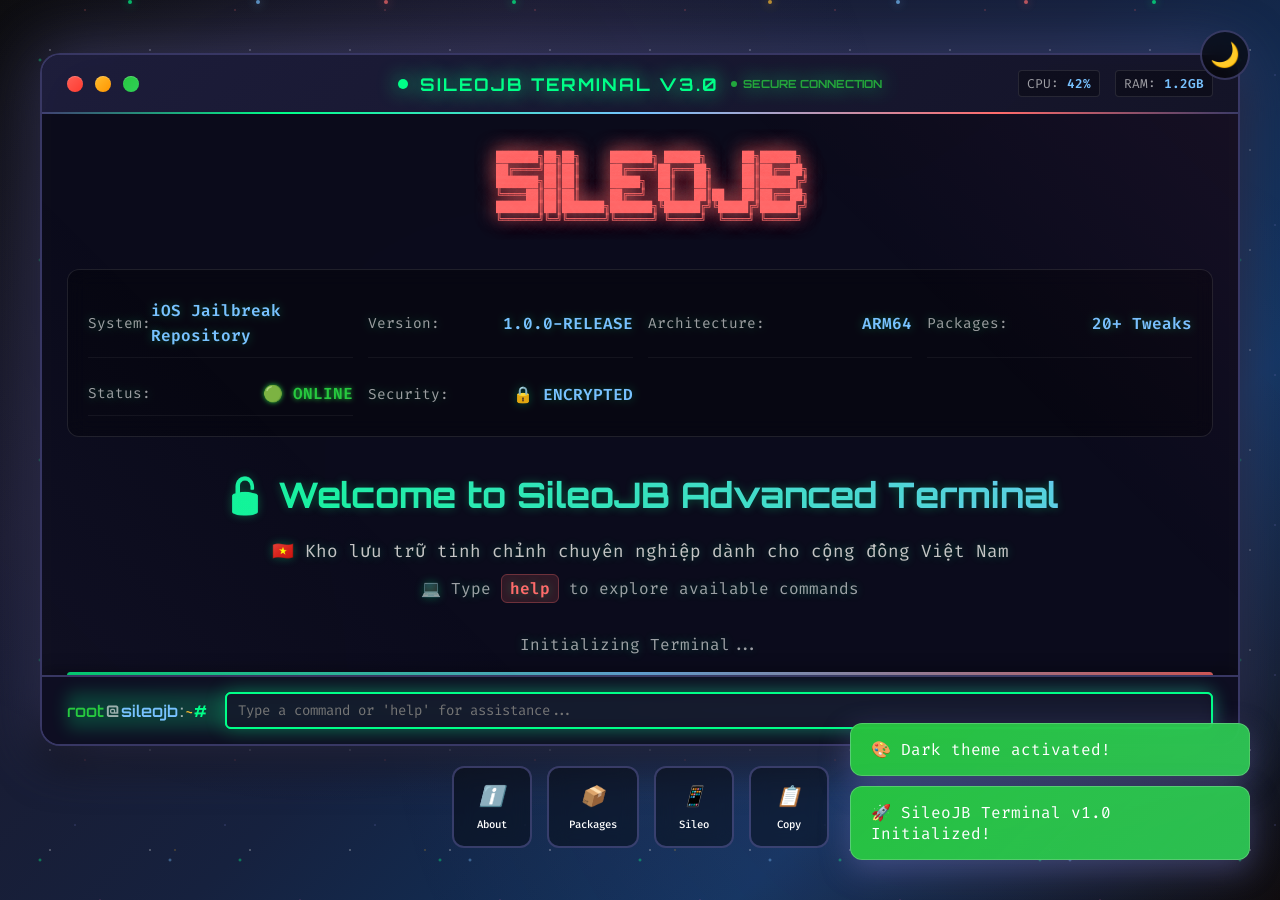
<file: index.html>
<!DOCTYPE html>
<html lang="vi">
<head>
    <meta charset="UTF-8">
    <meta name="viewport" content="width=device-width, initial-scale=1.0, maximum-scale=5.0, user-scalable=yes">
    <title>SileoJB - Advanced iOS Repository Terminal</title>
    <link rel="stylesheet" href="style.css">
    <link href="https://fonts.googleapis.com/css2?family=Fira+Code:wght@300;400;500;600;700&family=Orbitron:wght@400;700;900&family=JetBrains+Mono:wght@400;500;600&display=swap" rel="stylesheet">
    <link rel="icon" href="CydiaIcon.png" type="image/png">
    <meta name="description" content="SileoJB - Kho lưu trữ tinh chỉnh iOS chuyên nghiệp dành cho cộng đồng Việt Nam">
    <meta name="keywords" content="iOS, jailbreak, tweaks, sileo, cydia, repository, vietnam">
    <meta name="theme-color" content="#00ff88">
    
    <!-- PWA Support -->
    <meta name="mobile-web-app-capable" content="yes">
    <meta name="apple-mobile-web-app-status-bar-style" content="black-translucent">
    <meta name="apple-mobile-web-app-title" content="SileoJB">
</head>
<body>
    <!-- Background Effects -->
    <div class="bg-effects">
        <div class="stars"></div>
        <div class="twinkling"></div>
        <div class="clouds"></div>
    </div>

    <!-- Floating Particles -->
    <div class="particles">
        <div class="particle"></div>
        <div class="particle"></div>
        <div class="particle"></div>
        <div class="particle"></div>
        <div class="particle"></div>
        <div class="particle"></div>
        <div class="particle"></div>
        <div class="particle"></div>
    </div>

    <!-- Main Terminal Container -->
    <div class="terminal-container">
        <!-- Terminal Window -->
        <div class="terminal-wrapper">
            <!-- Terminal Header -->
            <div class="terminal-header">
                <div class="terminal-controls">
                    <div class="control-buttons">
                        <span class="control-btn close" title="Close" onclick="animateClose()"></span>
                        <span class="control-btn minimize" title="Minimize" onclick="animateMinimize()"></span>
                        <span class="control-btn maximize" title="Maximize" onclick="animateMaximize()"></span>
                    </div>
                    <div class="terminal-title">
                        <div class="title-content">
                            <span class="status-led"></span>
                            <span class="title-text">SileoJB Terminal v3.0</span>
                            <span class="connection-badge">
                                <span class="badge-dot"></span>
                                SECURE CONNECTION
                            </span>
                        </div>
                    </div>
                    <div class="terminal-info">
                        <span class="cpu-usage">CPU: <span id="cpu">42%</span></span>
                        <span class="memory-usage">RAM: <span id="ram">1.2GB</span></span>
                    </div>
                </div>
                <div class="scan-line"></div>
            </div>

            <!-- Terminal Body -->
            <div class="terminal-body">
                <div class="terminal-output" id="terminalOutput" role="log" aria-live="polite" aria-label="Terminal output">
                    <!-- Boot Sequence -->
                    <div class="boot-sequence">
                        <div class="boot-logo">
                            <div class="ascii-art">
    ███████╗██╗██╗     ███████╗ ██████╗      ██╗██████╗ 
    ██╔════╝██║██║     ██╔════╝██╔═══██╗     ██║██╔══██╗
    ███████╗██║██║     █████╗  ██║   ██║     ██║██████╔╝
    ╚════██║██║██║     ██╔══╝  ██║   ██║██   ██║██╔══██╗
    ███████║██║███████╗███████╗╚██████╔╝╚█████╔╝██████╔╝
    ╚══════╝╚═╝╚══════╝╚══════╝ ╚═════╝  ╚════╝ ╚═════╝ 
                            </div>
                        </div>
                        
                        <div class="system-info">
                            <div class="info-grid">
                                <div class="info-item">
                                    <span class="info-label">System:</span>
                                    <span class="info-value">iOS Jailbreak Repository</span>
                                </div>
                                <div class="info-item">
                                    <span class="info-label">Version:</span>
                                    <span class="info-value">1.0.0-RELEASE</span>
                                </div>
                                <div class="info-item">
                                    <span class="info-label">Architecture:</span>
                                    <span class="info-value">ARM64</span>
                                </div>
                                <div class="info-item">
                                    <span class="info-label">Packages:</span>
                                    <span class="info-value">20+ Tweaks</span>
                                </div>
                                <div class="info-item">
                                    <span class="info-label">Status:</span>
                                    <span class="info-value status-online">🟢 ONLINE</span>
                                </div>
                                <div class="info-item">
                                    <span class="info-label">Security:</span>
                                    <span class="info-value">🔒 ENCRYPTED</span>
                                </div>
                            </div>
                        </div>

                        <div class="welcome-message">
                            <h1 class="welcome-title">🔓 Welcome to SileoJB Advanced Terminal</h1>
                            <p class="welcome-subtitle">🇻🇳 Kho lưu trữ tinh chỉnh chuyên nghiệp dành cho cộng đồng Việt Nam</p>
                            <p class="welcome-instruction">💻 Type <span class="command-highlight">help</span> to explore available commands</p>
                        </div>

                        <!-- Loading Progress -->
                        <div class="loading-container">
                            <div class="loading-text">Initializing Terminal...</div>
                            <div class="progress-bar">
                                <div class="progress-fill"></div>
                            </div>
                            <div class="loading-percentage">100%</div>
                        </div>
                    </div>
                </div>

                <!-- Terminal Input - Fixed Section -->
                <div class="terminal-input-section">
                    <div class="input-line">
                        <span class="prompt" aria-hidden="true">
                            <span style="color: var(--success-color);">root</span><span style="color: var(--text-muted);">@</span><span style="color: var(--accent-color);">sileojb</span><span style="color: var(--text-muted);">:</span><span style="color: var(--warning-color);">~</span><span style="color: var(--primary-color);"># </span>
                        </span>
                        <input 
                            type="text" 
                            id="commandInput" 
                            class="terminal-input" 
                            placeholder="Type a command or 'help' for assistance..." 
                            autofocus 
                            autocomplete="off"
                            spellcheck="false"
                            aria-label="Command input"
                            role="textbox"
                        >
                        <div class="input-glow"></div>
                    </div>
                </div>
            </div>
        </div>

        <!-- Quick Actions Panel -->
        <div class="quick-actions">
            <div class="action-group">
                <button class="action-btn" onclick="executeCommand('about')" title="About Repository">
                    <i class="icon">ℹ️</i>
                    <span>About</span>
                </button>
                <button class="action-btn" onclick="executeCommand('packages')" title="View Packages">
                    <i class="icon">📦</i>
                    <span>Packages</span>
                </button>
                <button class="action-btn" onclick="executeCommand('addsileo')" title="Add to Sileo">
                    <i class="icon">📱</i>
                    <span>Sileo</span>
                </button>
                <button class="action-btn" onclick="executeCommand('copy')" title="Copy URL">
                    <i class="icon">📋</i>
                    <span>Copy</span>
                </button>
            </div>
        </div>
    </div>

    <!-- Notification Container -->
    <div id="notificationContainer" class="notification-container"></div>

    <!-- Theme Toggle -->
    <div class="theme-toggle" onclick="toggleTheme()" title="Toggle Theme">
        <div class="theme-icon">🌓</div>
    </div>

    <!-- Audio Elements (Optional) -->
    <audio id="keySound" preload="none" style="display: none;">
        <source src="sounds/key.mp3" type="audio/mpeg">
        <source src="sounds/key.ogg" type="audio/ogg">
    </audio>
    <audio id="notificationSound" preload="none" style="display: none;">
        <source src="sounds/notification.mp3" type="audio/mpeg">
        <source src="sounds/notification.ogg" type="audio/ogg">
    </audio>

    <script src="script.js"></script>
</body>
</html>
</file>
<file: style.css>
/* ====== CSS RESET & BASE STYLES ====== */
* {
  margin: 0;
  padding: 0;
  box-sizing: border-box;
}

:root {
  /* Color Palette */
  --primary-color: #00ff88;
  --secondary-color: #ff6b6b;
  --accent-color: #78c2ff;
  --warning-color: #ffbd2e;
  --success-color: #27c93f;
  --error-color: #ff5f56;
  
  /* Background Colors */
  --bg-primary: #0a0a0a;
  --bg-secondary: #1a1a2e;
  --bg-tertiary: #16213e;
  --bg-quaternary: #0f3460;
  
  /* Terminal Colors */
  --terminal-bg: rgba(15, 15, 35, 0.95);
  --terminal-border: rgba(120, 119, 198, 0.4);
  --terminal-header: rgba(30, 30, 60, 0.95);
  --terminal-input: rgba(20, 20, 40, 0.95);
  
  /* Text Colors */
  --text-primary: #ffffff;
  --text-secondary: #c5c5c5;
  --text-muted: rgba(255, 255, 255, 0.6);
  
  /* Effects */
  --glow-primary: 0 0 20px var(--primary-color);
  --glow-secondary: 0 0 20px var(--secondary-color);
  --glow-accent: 0 0 20px var(--accent-color);
  
  /* Fonts */
  --font-mono: 'Fira Code', 'JetBrains Mono', 'Courier New', monospace;
  --font-display: 'Orbitron', 'Arial Black', sans-serif;
}

/* ====== BODY & LAYOUT ====== */
body {
  font-family: var(--font-mono);
  background: linear-gradient(135deg, var(--bg-primary) 0%, var(--bg-secondary) 25%, var(--bg-tertiary) 50%, var(--bg-quaternary) 75%, var(--bg-primary) 100%);
  color: var(--text-primary);
  min-height: 100vh;
  overflow: hidden;
  position: relative;
  display: flex;
  align-items: center;
  justify-content: center;
  padding: 20px;
}

/* ====== BACKGROUND EFFECTS ====== */
.bg-effects {
  position: fixed;
  top: 0;
  left: 0;
  width: 100%;
  height: 100%;
  pointer-events: none;
  z-index: 0;
}

.stars {
  position: absolute;
  top: 0;
  left: 0;
  width: 100%;
  height: 100%;
  background: 
    radial-gradient(2px 2px at 20% 30%, var(--primary-color), transparent),
    radial-gradient(2px 2px at 40% 70%, var(--accent-color), transparent),
    radial-gradient(1px 1px at 90% 40%, var(--secondary-color), transparent),
    radial-gradient(1px 1px at 10% 80%, var(--warning-color), transparent);
  background-size: 200px 200px, 300px 300px, 150px 150px, 250px 250px;
  background-position: 0 0, 50px 50px, 100px 100px, 150px 150px;
  animation: twinkle 20s linear infinite;
  opacity: 0.6;
}

.twinkling {
  position: absolute;
  top: 0;
  left: 0;
  width: 200%;
  height: 100%;
  background: 
    radial-gradient(circle, rgba(255, 255, 255, 0.8) 1px, transparent 1px),
    radial-gradient(circle, rgba(120, 119, 198, 0.6) 1px, transparent 1px),
    radial-gradient(circle, rgba(255, 119, 198, 0.4) 1px, transparent 1px);
  background-size: 100px 100px, 150px 150px, 200px 200px;
  animation: scroll 50s linear infinite;
  opacity: 0.3;
}

.clouds {
  position: absolute;
  top: 0;
  left: 0;
  width: 100%;
  height: 100%;
  background: 
    radial-gradient(circle at 25% 25%, rgba(120, 119, 198, 0.1) 0%, transparent 50%),
    radial-gradient(circle at 75% 75%, rgba(255, 119, 198, 0.08) 0%, transparent 50%),
    radial-gradient(circle at 50% 50%, rgba(120, 219, 255, 0.06) 0%, transparent 50%);
  animation: drift 60s ease-in-out infinite alternate;
}

/* ====== FLOATING PARTICLES ====== */
.particles {
  position: fixed;
  top: 0;
  left: 0;
  width: 100%;
  height: 100%;
  pointer-events: none;
  z-index: 1;
}

.particle {
  position: absolute;
  width: 4px;
  height: 4px;
  background: var(--primary-color);
  border-radius: 50%;
  opacity: 0.7;
  animation: float 15s linear infinite;
  box-shadow: 0 0 10px var(--primary-color);
}

.particle:nth-child(1) { left: 10%; animation-delay: 0s; animation-duration: 20s; }
.particle:nth-child(2) { left: 20%; animation-delay: 2s; animation-duration: 18s; background: var(--accent-color); box-shadow: 0 0 10px var(--accent-color); }
.particle:nth-child(3) { left: 30%; animation-delay: 4s; animation-duration: 22s; background: var(--secondary-color); box-shadow: 0 0 10px var(--secondary-color); }
.particle:nth-child(4) { left: 40%; animation-delay: 6s; animation-duration: 19s; }
.particle:nth-child(5) { left: 60%; animation-delay: 8s; animation-duration: 21s; background: var(--warning-color); box-shadow: 0 0 10px var(--warning-color); }
.particle:nth-child(6) { left: 70%; animation-delay: 10s; animation-duration: 17s; background: var(--accent-color); box-shadow: 0 0 10px var(--accent-color); }
.particle:nth-child(7) { left: 80%; animation-delay: 12s; animation-duration: 23s; background: var(--secondary-color); box-shadow: 0 0 10px var(--secondary-color); }
.particle:nth-child(8) { left: 90%; animation-delay: 14s; animation-duration: 20s; }

/* ====== TERMINAL CONTAINER ====== */
.terminal-container {
  position: relative;
  width: 100%;
  max-width: 1200px;
  z-index: 10;
}

/* ====== TERMINAL WRAPPER ====== */
.terminal-wrapper {
  background: var(--terminal-bg);
  border-radius: 20px;
  box-shadow: 
    0 0 60px rgba(120, 119, 198, 0.4),
    inset 0 0 60px rgba(255, 255, 255, 0.05),
    0 20px 40px rgba(0, 0, 0, 0.8);
  backdrop-filter: blur(20px);
  border: 2px solid var(--terminal-border);
  overflow: hidden;
  position: relative;
  transition: all 0.5s cubic-bezier(0.4, 0, 0.2, 1);
  animation: terminalEntrance 1.5s cubic-bezier(0.4, 0, 0.2, 1);
}

.terminal-wrapper::before {
  content: '';
  position: absolute;
  top: 0;
  left: 0;
  right: 0;
  bottom: 0;
  background: linear-gradient(45deg, 
    rgba(120, 119, 198, 0.05) 0%, 
    transparent 30%, 
    transparent 70%, 
    rgba(255, 119, 198, 0.05) 100%);
  pointer-events: none;
  z-index: 1;
}

.terminal-wrapper:hover {
  box-shadow: 
    0 0 80px rgba(120, 119, 198, 0.6),
    inset 0 0 60px rgba(255, 255, 255, 0.08),
    0 25px 50px rgba(0, 0, 0, 0.9);
  border-color: rgba(120, 119, 198, 0.6);
  transform: translateY(-2px);
}

/* ====== TERMINAL HEADER ====== */
.terminal-header {
  background: linear-gradient(135deg, var(--terminal-header) 0%, rgba(20, 20, 40, 0.98) 100%);
  padding: 15px 25px;
  position: relative;
  z-index: 2;
  border-bottom: 2px solid var(--terminal-border);
}

.terminal-controls {
  display: flex;
  align-items: center;
  justify-content: space-between;
  position: relative;
}

.control-buttons {
  display: flex;
  gap: 12px;
  z-index: 3;
}

.control-btn {
  width: 16px;
  height: 16px;
  border-radius: 50%;
  cursor: pointer;
  position: relative;
  transition: all 0.3s cubic-bezier(0.4, 0, 0.2, 1);
  box-shadow: inset 0 1px 0 rgba(255, 255, 255, 0.2);
}

.control-btn::before {
  content: '';
  position: absolute;
  top: 50%;
  left: 50%;
  transform: translate(-50%, -50%);
  width: 8px;
  height: 8px;
  border-radius: 50%;
  opacity: 0;
  transition: opacity 0.3s ease;
  background: rgba(255, 255, 255, 0.8);
}

.control-btn:hover {
  transform: scale(1.2);
  box-shadow: 
    inset 0 1px 0 rgba(255, 255, 255, 0.4),
    0 0 15px currentColor;
}

.control-btn:hover::before {
  opacity: 1;
}

.control-btn:active {
  transform: scale(0.95);
}

.close {
  background: linear-gradient(135deg, #ff5f56, #ff3b30);
}

.minimize {
  background: linear-gradient(135deg, #ffbd2e, #ff9500);
}

.maximize {
  background: linear-gradient(135deg, #27c93f, #30d158);
}

/* ====== TERMINAL TITLE ====== */
.terminal-title {
  position: absolute;
  left: 50%;
  top: 50%;
  transform: translate(-50%, -50%);
  z-index: 2;
}

.title-content {
  display: flex;
  align-items: center;
  gap: 12px;
  font-family: var(--font-display);
  font-weight: 700;
  color: var(--primary-color);
  text-shadow: var(--glow-primary);
  animation: titleGlow 3s ease-in-out infinite alternate;
}

.status-led {
  width: 10px;
  height: 10px;
  background: var(--primary-color);
  border-radius: 50%;
  animation: pulse 2s ease-in-out infinite;
  box-shadow: var(--glow-primary);
}

.title-text {
  font-size: 1.1em;
  letter-spacing: 2px;
  text-transform: uppercase;
}

.connection-badge {
  display: flex;
  align-items: center;
  gap: 6px;
  font-size: 0.7em;
  color: var(--success-color);
  opacity: 0.8;
}

.badge-dot {
  width: 6px;
  height: 6px;
  background: var(--success-color);
  border-radius: 50%;
  animation: pulse 1.5s ease-in-out infinite;
}

/* ====== TERMINAL INFO ====== */
.terminal-info {
  display: flex;
  gap: 15px;
  font-size: 0.8em;
  color: var(--text-muted);
  z-index: 3;
}

.cpu-usage, .memory-usage {
  padding: 4px 8px;
  background: rgba(0, 0, 0, 0.3);
  border-radius: 4px;
  border: 1px solid rgba(255, 255, 255, 0.1);
}

#cpu, #ram {
  color: var(--accent-color);
  font-weight: 600;
}

/* ====== SCAN LINE EFFECT ====== */
.scan-line {
  position: absolute;
  bottom: -2px;
  left: 0;
  width: 100%;
  height: 2px;
  background: linear-gradient(90deg, 
    transparent 0%, 
    var(--primary-color) 20%, 
    var(--accent-color) 50%, 
    var(--secondary-color) 80%, 
    transparent 100%);
  animation: scan 3s linear infinite;
}

/* ====== TERMINAL BODY ====== */
.terminal-body {
  position: relative;
  height: 70vh;
  display: flex;
  flex-direction: column;
  background: rgba(10, 10, 25, 0.8);
}

/* ====== TERMINAL OUTPUT ====== */
.terminal-output {
  flex: 1;
  padding: 25px;
  overflow-y: auto;
  overflow-x: hidden;
  color: var(--primary-color);
  text-shadow: 0 0 10px rgba(0, 255, 136, 0.3);
  line-height: 1.6;
  scroll-behavior: smooth;
}

/* ====== TERMINAL INPUT SECTION - FIXED ====== */
.terminal-input-section {
  position: sticky;
  bottom: 0;
  left: 0;
  right: 0;
  background: rgba(15, 15, 35, 0.98);
  border-top: 2px solid var(--terminal-border);
  padding: 15px 25px;
  z-index: 100;
  backdrop-filter: blur(10px);
  box-shadow: 0 -5px 15px rgba(0, 0, 0, 0.3);
  min-height: 60px;
}

.input-line {
  display: flex;
  align-items: center;
  position: relative;
}

.prompt {
  font-family: var(--font-mono);
  font-weight: 600;
  margin-right: 8px;
  white-space: nowrap;
  user-select: none;
}

.terminal-input {
  flex: 1;
  background: transparent;
  border: none;
  color: var(--text-primary);
  font-family: var(--font-mono);
  font-size: 14px;
  outline: none;
  padding: 8px 12px;
  border-radius: 6px;
  background: rgba(20, 20, 40, 0.6);
  border: 1px solid rgba(120, 119, 198, 0.3);
  transition: all 0.3s cubic-bezier(0.4, 0, 0.2, 1);
}

.terminal-input:focus {
  border-color: var(--primary-color);
  box-shadow: 0 0 20px rgba(0, 255, 136, 0.3);
  background: rgba(20, 20, 40, 0.8);
}

.input-glow {
  position: absolute;
  top: 0;
  left: 0;
  right: 0;
  bottom: 0;
  border-radius: 6px;
  background: linear-gradient(45deg, var(--primary-color), var(--accent-color));
  opacity: 0;
  z-index: -1;
  transition: opacity 0.3s ease;
  filter: blur(8px);
}

.terminal-input:focus + .input-glow {
  opacity: 0.2;
}

/* ====== CUSTOM SCROLLBAR ====== */
.terminal-body::-webkit-scrollbar {
  width: 10px;
}

.terminal-body::-webkit-scrollbar-track {
  background: rgba(255, 255, 255, 0.05);
  border-radius: 5px;
}

.terminal-body::-webkit-scrollbar-thumb {
  background: linear-gradient(180deg, var(--primary-color) 0%, var(--accent-color) 100%);
  border-radius: 5px;
  transition: background 0.3s ease;
}

.terminal-body::-webkit-scrollbar-thumb:hover {
  background: linear-gradient(180deg, var(--accent-color) 0%, var(--primary-color) 100%);
}

/* ====== TERMINAL OUTPUT ====== */
.terminal-output {
  color: var(--primary-color);
  text-shadow: 0 0 10px rgba(0, 255, 136, 0.3);
  line-height: 1.6;
}

/* ====== BOOT SEQUENCE ====== */
.boot-sequence {
  animation: fadeInUp 2s ease-out;
}

.boot-logo {
  text-align: center;
  margin-bottom: 30px;
}

.ascii-art {
  font-family: var(--font-mono);
  font-size: 0.65em;
  color: var(--secondary-color);
  text-shadow: var(--glow-secondary);
  animation: logoGlow 4s ease-in-out infinite alternate;
  white-space: pre;
  line-height: 1.2;
}

/* ====== SYSTEM INFO ====== */
.system-info {
  margin: 30px 0;
  padding: 20px;
  background: rgba(0, 0, 0, 0.3);
  border-radius: 12px;
  border: 1px solid rgba(255, 255, 255, 0.1);
  backdrop-filter: blur(10px);
}

.info-grid {
  display: grid;
  grid-template-columns: repeat(auto-fit, minmax(250px, 1fr));
  gap: 15px;
}

.info-item {
  display: flex;
  justify-content: space-between;
  align-items: center;
  padding: 8px 0;
  border-bottom: 1px solid rgba(255, 255, 255, 0.05);
}

.info-item:last-child {
  border-bottom: none;
}

.info-label {
  color: var(--text-muted);
  font-size: 0.9em;
}

.info-value {
  color: var(--accent-color);
  font-weight: 600;
}

.status-online {
  color: var(--success-color) !important;
  text-shadow: 0 0 5px var(--success-color);
}

/* ====== WELCOME MESSAGE ====== */
.welcome-message {
  text-align: center;
  margin: 30px 0;
}

.welcome-title {
  font-family: var(--font-display);
  font-size: 2.2em;
  margin-bottom: 15px;
  background: linear-gradient(45deg, var(--primary-color), var(--accent-color), var(--secondary-color));
  background-size: 200% 200%;
  -webkit-background-clip: text;
  -webkit-text-fill-color: transparent;
  background-clip: text;
  animation: gradientShift 4s ease-in-out infinite;
}

.welcome-subtitle {
  font-size: 1.1em;
  color: var(--text-secondary);
  margin-bottom: 10px;
}

.welcome-instruction {
  color: var(--text-muted);
}

.command-highlight {
  color: var(--secondary-color);
  background: rgba(255, 107, 107, 0.15);
  padding: 3px 8px;
  border-radius: 6px;
  font-weight: 600;
  border: 1px solid rgba(255, 107, 107, 0.3);
}

/* ====== LOADING ANIMATION ====== */
.loading-container {
  margin-top: 30px;
  text-align: center;
}

.loading-text {
  color: var(--text-muted);
  margin-bottom: 15px;
  animation: typewriter 2s steps(20) infinite;
}

.progress-bar {
  width: 100%;
  height: 6px;
  background: rgba(255, 255, 255, 0.1);
  border-radius: 3px;
  overflow: hidden;
  margin-bottom: 10px;
  position: relative;
}

.progress-fill {
  height: 100%;
  background: linear-gradient(90deg, var(--primary-color), var(--accent-color), var(--secondary-color));
  border-radius: 3px;
  animation: progressLoad 3s ease-in-out;
  box-shadow: 0 0 10px var(--primary-color);
}

.loading-percentage {
  color: var(--primary-color);
  font-weight: 600;
  animation: countUp 3s ease-in-out;
}

/* ====== TERMINAL INPUT ====== */
.terminal-input-container {
  margin-top: 30px;
  padding: 20px;
  background: var(--terminal-input);
  border-radius: 12px;
  border: 2px solid var(--terminal-border);
  position: relative;
}

.terminal-input-container::before {
  content: '';
  position: absolute;
  top: -2px;
  left: 0;
  width: 100%;
  height: 2px;
  background: linear-gradient(90deg, 
    transparent 0%, 
    var(--accent-color) 20%, 
    var(--secondary-color) 50%, 
    var(--primary-color) 80%, 
    transparent 100%);
  animation: scan 2.5s linear infinite reverse;
}

.input-line {
  display: flex;
  align-items: center;
  gap: 10px;
}

.prompt {
  font-family: var(--font-display);
  font-weight: 600;
  display: flex;
  align-items: center;
  gap: 2px;
  animation: promptPulse 3s ease-in-out infinite;
}

.prompt-user {
  color: var(--success-color);
}

.prompt-separator {
  color: var(--text-muted);
}

.prompt-host {
  color: var(--accent-color);
}

.prompt-path {
  color: var(--warning-color);
}

.prompt-symbol {
  color: var(--primary-color);
  text-shadow: var(--glow-primary);
}

.command-input {
  flex: 1;
  background: transparent;
  border: none;
  color: var(--text-primary);
  font-family: var(--font-mono);
  font-size: 1em;
  outline: none;
  text-shadow: 0 0 5px rgba(255, 255, 255, 0.3);
  padding: 5px 0;
}

.command-input::placeholder {
  color: var(--text-muted);
  font-style: italic;
  opacity: 0.7;
}

.command-input:focus {
  text-shadow: 0 0 10px var(--primary-color);
}

.input-cursor {
  width: 2px;
  height: 20px;
  background: var(--primary-color);
  animation: blink 1.2s linear infinite;
  box-shadow: 0 0 8px var(--primary-color);
}

/* ====== QUICK ACTIONS ====== */
.quick-actions {
  margin-top: 20px;
  text-align: center;
}

.action-group {
  display: flex;
  justify-content: center;
  gap: 15px;
  flex-wrap: wrap;
}

.action-btn {
  display: flex;
  flex-direction: column;
  align-items: center;
  gap: 8px;
  padding: 15px 20px;
  background: rgba(0, 0, 0, 0.4);
  border: 2px solid var(--terminal-border);
  border-radius: 12px;
  color: var(--text-primary);
  font-family: var(--font-mono);
  cursor: pointer;
  transition: all 0.3s cubic-bezier(0.4, 0, 0.2, 1);
  backdrop-filter: blur(10px);
  min-width: 80px;
}

.action-btn:hover {
  background: rgba(120, 119, 198, 0.2);
  border-color: var(--primary-color);
  transform: translateY(-3px);
  box-shadow: 0 10px 20px rgba(120, 119, 198, 0.3);
}

.action-btn:active {
  transform: translateY(-1px);
}

.action-btn .icon {
  font-size: 1.5em;
}

.action-btn span {
  font-size: 0.8em;
  font-weight: 500;
}

/* ====== NOTIFICATIONS ====== */
.notification-container {
  position: fixed;
  bottom: 30px;
  right: 30px;
  z-index: 1000;
  max-width: 400px;
}

.notification {
  background: linear-gradient(135deg, rgba(120, 119, 198, 0.95) 0%, rgba(255, 119, 198, 0.9) 100%);
  color: var(--text-primary);
  padding: 15px 20px;
  border-radius: 12px;
  margin-bottom: 10px;
  box-shadow: 0 10px 30px rgba(120, 119, 198, 0.4);
  backdrop-filter: blur(15px);
  border: 1px solid rgba(255, 255, 255, 0.2);
  animation: slideInRight 0.5s cubic-bezier(0.4, 0, 0.2, 1);
  position: relative;
  overflow: hidden;
}

.notification::before {
  content: '';
  position: absolute;
  top: 0;
  left: -100%;
  width: 100%;
  height: 100%;
  background: linear-gradient(90deg, transparent, rgba(255, 255, 255, 0.2), transparent);
  animation: shimmer 2s infinite;
}

.notification.success {
  background: linear-gradient(135deg, rgba(39, 201, 63, 0.95) 0%, rgba(48, 209, 88, 0.9) 100%);
}

.notification.error {
  background: linear-gradient(135deg, rgba(255, 95, 86, 0.95) 0%, rgba(255, 59, 48, 0.9) 100%);
}

.notification.warning {
  background: linear-gradient(135deg, rgba(255, 189, 46, 0.95) 0%, rgba(255, 149, 0, 0.9) 100%);
}

/* ====== THEME TOGGLE ====== */
.theme-toggle {
  position: fixed;
  top: 30px;
  right: 30px;
  width: 50px;
  height: 50px;
  background: rgba(0, 0, 0, 0.6);
  border: 2px solid var(--terminal-border);
  border-radius: 50%;
  display: flex;
  align-items: center;
  justify-content: center;
  cursor: pointer;
  transition: all 0.3s ease;
  backdrop-filter: blur(10px);
  z-index: 1000;
}

.theme-toggle:hover {
  background: rgba(120, 119, 198, 0.3);
  border-color: var(--primary-color);
  transform: scale(1.1);
}

.theme-icon {
  font-size: 1.5em;
  transition: transform 0.3s ease;
}

.theme-toggle:hover .theme-icon {
  transform: rotate(180deg);
}

/* ====== LIGHT MODE ====== */
body.light-mode {
  --bg-primary: #f0f0f0;
  --bg-secondary: #e8e8f0;
  --bg-tertiary: #e0e0e8;
  --bg-quaternary: #d8d8e0;
  --terminal-bg: rgba(255, 255, 255, 0.95);
  --terminal-border: rgba(70, 130, 180, 0.4);
  --terminal-header: rgba(240, 240, 250, 0.95);
  --terminal-input: rgba(250, 250, 255, 0.95);
  --text-primary: #333333;
  --text-secondary: #555555;
  --text-muted: rgba(0, 0, 0, 0.6);
  --primary-color: #007700;
  --accent-color: #4682b4;
}

/* ====== RESPONSIVE DESIGN ====== */
@media (max-width: 768px) {
  .terminal-container {
    padding: 10px;
  }
  
  .terminal-wrapper {
    border-radius: 15px;
  }
  
  .terminal-header {
    padding: 12px 20px;
  }
  
  .title-text {
    font-size: 0.9em;
    letter-spacing: 1px;
  }
  
  .terminal-body {
    padding: 20px 15px;
    max-height: 60vh;
  }
  
  .welcome-title {
    font-size: 1.8em;
  }
  
  .info-grid {
    grid-template-columns: 1fr;
  }
  
  .action-group {
    gap: 10px;
  }
  
  .action-btn {
    padding: 12px 15px;
    min-width: 70px;
  }
  
  .quick-actions {
    margin-top: 15px;
  }
  
  .notification-container {
    bottom: 20px;
    right: 20px;
    left: 20px;
    max-width: none;
  }
}

@media (max-width: 480px) {
  body {
    padding: 10px;
  }
  
  .terminal-header {
    padding: 10px 15px;
  }
  
  .terminal-info {
    display: none;
  }
  
  .connection-badge {
    display: none;
  }
  
  .ascii-art {
    font-size: 0.45em;
  }
  
  .welcome-title {
    font-size: 1.5em;
  }
}

/* ====== ANIMATIONS ====== */
@keyframes terminalEntrance {
  0% {
    opacity: 0;
    transform: scale(0.8) translateY(100px);
  }
  100% {
    opacity: 1;
    transform: scale(1) translateY(0);
  }
}

@keyframes twinkle {
  0%, 100% { opacity: 0.6; }
  50% { opacity: 1; }
}

@keyframes scroll {
  0% { transform: translateX(0); }
  100% { transform: translateX(-50%); }
}

@keyframes drift {
  0%, 100% { transform: translateY(0px) rotate(0deg); }
  50% { transform: translateY(-20px) rotate(10deg); }
}

@keyframes float {
  0% { transform: translateY(100vh) rotate(0deg); opacity: 0; }
  10% { opacity: 1; }
  90% { opacity: 1; }
  100% { transform: translateY(-100px) rotate(360deg); opacity: 0; }
}

@keyframes pulse {
  0%, 100% { opacity: 1; transform: scale(1); }
  50% { opacity: 0.7; transform: scale(1.05); }
}

@keyframes titleGlow {
  0% { text-shadow: 0 0 20px var(--primary-color); }
  100% { text-shadow: 0 0 30px var(--primary-color), 0 0 40px var(--primary-color); }
}

@keyframes logoGlow {
  0% { text-shadow: 0 0 20px var(--secondary-color); }
  100% { text-shadow: 0 0 30px var(--secondary-color), 0 0 40px var(--secondary-color); }
}

@keyframes gradientShift {
  0% { background-position: 0% 50%; }
  50% { background-position: 100% 50%; }
  100% { background-position: 0% 50%; }
}

@keyframes scan {
  0% { transform: translateX(-100%); }
  100% { transform: translateX(100%); }
}

/* ====== IMPROVED LIGHT THEME ====== */
.light-mode {
  --bg-primary: #f8f9fa;
  --bg-secondary: #e9ecef;
  --bg-tertiary: #dee2e6;
  --bg-quaternary: #ced4da;
  
  --terminal-bg: rgba(255, 255, 255, 0.95);
  --terminal-border: rgba(108, 117, 125, 0.4);
  --terminal-header: rgba(248, 249, 250, 0.95);
  --terminal-input: rgba(255, 255, 255, 0.95);
  
  --text-primary: #212529;
  --text-secondary: #495057;
  --text-muted: rgba(0, 0, 0, 0.6);
  
  --primary-color: #198754;
  --secondary-color: #dc3545;
  --accent-color: #0d6efd;
  --warning-color: #fd7e14;
  --success-color: #198754;
  --error-color: #dc3545;
}

.light-mode .terminal-output {
  color: var(--primary-color);
  text-shadow: 0 0 10px rgba(25, 135, 84, 0.2);
}

.light-mode .terminal-input {
  background: rgba(248, 249, 250, 0.8);
  border: 1px solid rgba(108, 117, 125, 0.3);
  color: var(--text-primary);
}

.light-mode .terminal-input:focus {
  border-color: var(--primary-color);
  box-shadow: 0 0 20px rgba(25, 135, 84, 0.2);
  background: rgba(255, 255, 255, 0.9);
}

.light-mode .terminal-input-section {
  background: rgba(248, 249, 250, 0.98);
  border-top: 2px solid var(--terminal-border);
}

.light-mode .stars {
  opacity: 0.2;
}

.light-mode .particles .particle {
  opacity: 0.3;
}

/* ====== ENHANCED MOBILE RESPONSIVE ====== */
@media (max-width: 768px) {
  .terminal-container {
    width: 100%;
    max-width: none;
    padding: 5px;
  }
  
  .terminal-wrapper {
    border-radius: 15px;
    margin: 0;
    height: 100vh;
    max-height: 100vh;
  }
  
  .terminal-body {
    height: calc(100vh - 120px);
  }
  
  .terminal-output {
    padding: 15px;
    font-size: 13px;
  }
  
  .terminal-header {
    padding: 10px 15px;
    flex-wrap: wrap;
  }
  
  .terminal-title .title-text {
    font-size: 0.9em;
    letter-spacing: 1px;
  }
  
  .terminal-title .subtitle {
    display: none;
  }
  
  .system-status {
    display: flex;
    gap: 8px;
  }
  
  .system-status .status-item {
    font-size: 11px;
  }
  
  .ascii-art {
    font-size: 0.4em;
    line-height: 1.2;
  }
  
  .welcome-title {
    font-size: 1.3em;
  }
  
  .welcome-subtitle {
    font-size: 0.9em;
  }
  
  .terminal-input {
    font-size: 14px;
    padding: 10px 12px;
  }
  
  .prompt {
    font-size: 12px;
  }
  
  .info-grid {
    grid-template-columns: 1fr;
    gap: 8px;
  }
  
  .notification {
    right: 10px;
    max-width: calc(100vw - 20px);
    font-size: 14px;
  }
  
  /* Mobile responsive cho command và response */
  .command-line {
    max-width: 95%;
    font-size: 12px;
    padding: 8px 15px;
  }
  
  .response-container {
    max-width: 98%;
  }
  
  .response-container pre {
    font-size: 12px;
    padding: 10px 15px;
  }
}

@media (max-width: 480px) {
  .terminal-output {
    padding: 10px;
    font-size: 12px;
  }
  
  .terminal-input-section {
    padding: 8px 12px;
  }
  
  .ascii-art {
    font-size: 0.3em;
  }
  
  .welcome-title {
    font-size: 1.1em;
  }
  
  .welcome-subtitle {
    font-size: 0.8em;
  }
  
  .terminal-input {
    font-size: 13px;
    padding: 8px 10px;
  }
}

/* ====== LANDSCAPE MOBILE ====== */
@media (max-height: 500px) and (orientation: landscape) {
  .terminal-body {
    height: calc(100vh - 80px);
  }
  
  .ascii-art {
    display: none;
  }
  
  .system-info {
    display: none;
  }
  
  .welcome-message {
    margin: 10px 0;
  }
  
  .loading-container {
    display: none;
  }
}

/* ====== IMPROVED SCROLLING ====== */
.terminal-output::-webkit-scrollbar {
  width: 8px;
}

.terminal-output::-webkit-scrollbar-track {
  background: rgba(255, 255, 255, 0.05);
  border-radius: 4px;
}

.terminal-output::-webkit-scrollbar-thumb {
  background: linear-gradient(180deg, var(--primary-color) 0%, var(--accent-color) 100%);
  border-radius: 4px;
  transition: background 0.3s ease;
}

.terminal-output::-webkit-scrollbar-thumb:hover {
  background: linear-gradient(180deg, var(--accent-color) 0%, var(--primary-color) 100%);
}

/* ====== PERFORMANCE OPTIMIZATIONS ====== */
.terminal-wrapper {
  will-change: transform;
  transform: translateZ(0);
}

/* ====== COMMAND LINE STYLING ====== */
.command-line {
  margin: 15px auto;
  max-width: 80%;
  background: rgba(0, 0, 0, 0.3);
  border-radius: 8px;
  padding: 12px 20px;
  border: 1px solid rgba(255, 255, 255, 0.1);
  backdrop-filter: blur(5px);
  box-shadow: 0 2px 10px rgba(0, 0, 0, 0.2);
  text-align: center;
  font-family: var(--font-mono);
  animation: fadeInText 0.2s ease-in-out;
}

.response-container {
  contain: layout style;
  text-align: center;
  margin: 15px auto;
  max-width: 90%;
  animation: fadeInText 0.3s ease-in-out;
}

.response-container pre {
  display: inline-block;
  text-align: left;
  background: rgba(0, 0, 0, 0.2);
  border-radius: 8px;
  padding: 15px 20px;
  border: 1px solid rgba(255, 255, 255, 0.1);
  backdrop-filter: blur(5px);
  box-shadow: 0 4px 15px rgba(0, 0, 0, 0.3);
}

.fade-in-text {
  will-change: opacity;
}

/* ====== FOCUS IMPROVEMENTS ====== */
.terminal-input:focus {
  outline: 2px solid var(--primary-color);
  outline-offset: -2px;
}

/* ====== ACCESSIBILITY ====== */
@media (prefers-reduced-motion: reduce) {
  * {
    animation-duration: 0.01ms !important;
    animation-iteration-count: 1 !important;
    transition-duration: 0.01ms !important;
  }
}

.sr-only {
  position: absolute;
  width: 1px;
  height: 1px;
  padding: 0;
  margin: -1px;
  overflow: hidden;
  clip: rect(0, 0, 0, 0);
  white-space: nowrap;
  border: 0;
}

@keyframes progressLoad {
  0% { width: 0%; }
  100% { width: 100%; }
}

@keyframes typewriter {
  0%, 100% { opacity: 1; }
  50% { opacity: 0.5; }
}

@keyframes countUp {
  0% { opacity: 0; }
  100% { opacity: 1; }
}

@keyframes promptPulse {
  0%, 100% { opacity: 1; }
  50% { opacity: 0.8; }
}

@keyframes blink {
  0%, 50% { opacity: 1; }
  51%, 100% { opacity: 0; }
}

@keyframes slideInRight {
  0% { transform: translateX(100%); opacity: 0; }
  100% { transform: translateX(0); opacity: 1; }
}

@keyframes shimmer {
  0% { left: -100%; }
  100% { left: 100%; }
}

@keyframes fadeInUp {
  0% { opacity: 0; transform: translateY(20px); }
  100% { opacity: 1; transform: translateY(0); }
}

/* ====== SPECIAL EFFECTS ====== */
.glitch {
  animation: glitch 0.5s infinite;
}

@keyframes glitch {
  0% { transform: translate(0); }
  20% { transform: translate(-2px, 2px); }
  40% { transform: translate(-2px, -2px); }
  60% { transform: translate(2px, 2px); }
  80% { transform: translate(2px, -2px); }
  100% { transform: translate(0); }
}

.shake {
  animation: shake 0.5s ease-in-out;
}

@keyframes shake {
  0%, 100% { transform: translateX(0); }
  25% { transform: translateX(-5px); }
  75% { transform: translateX(5px); }
}

.fade-in-text {
  animation: fadeInText 0.05s ease-in-out forwards;
}

@keyframes fadeInText {
  0% { opacity: 0; }
  100% { opacity: 1; }
}
</file>
